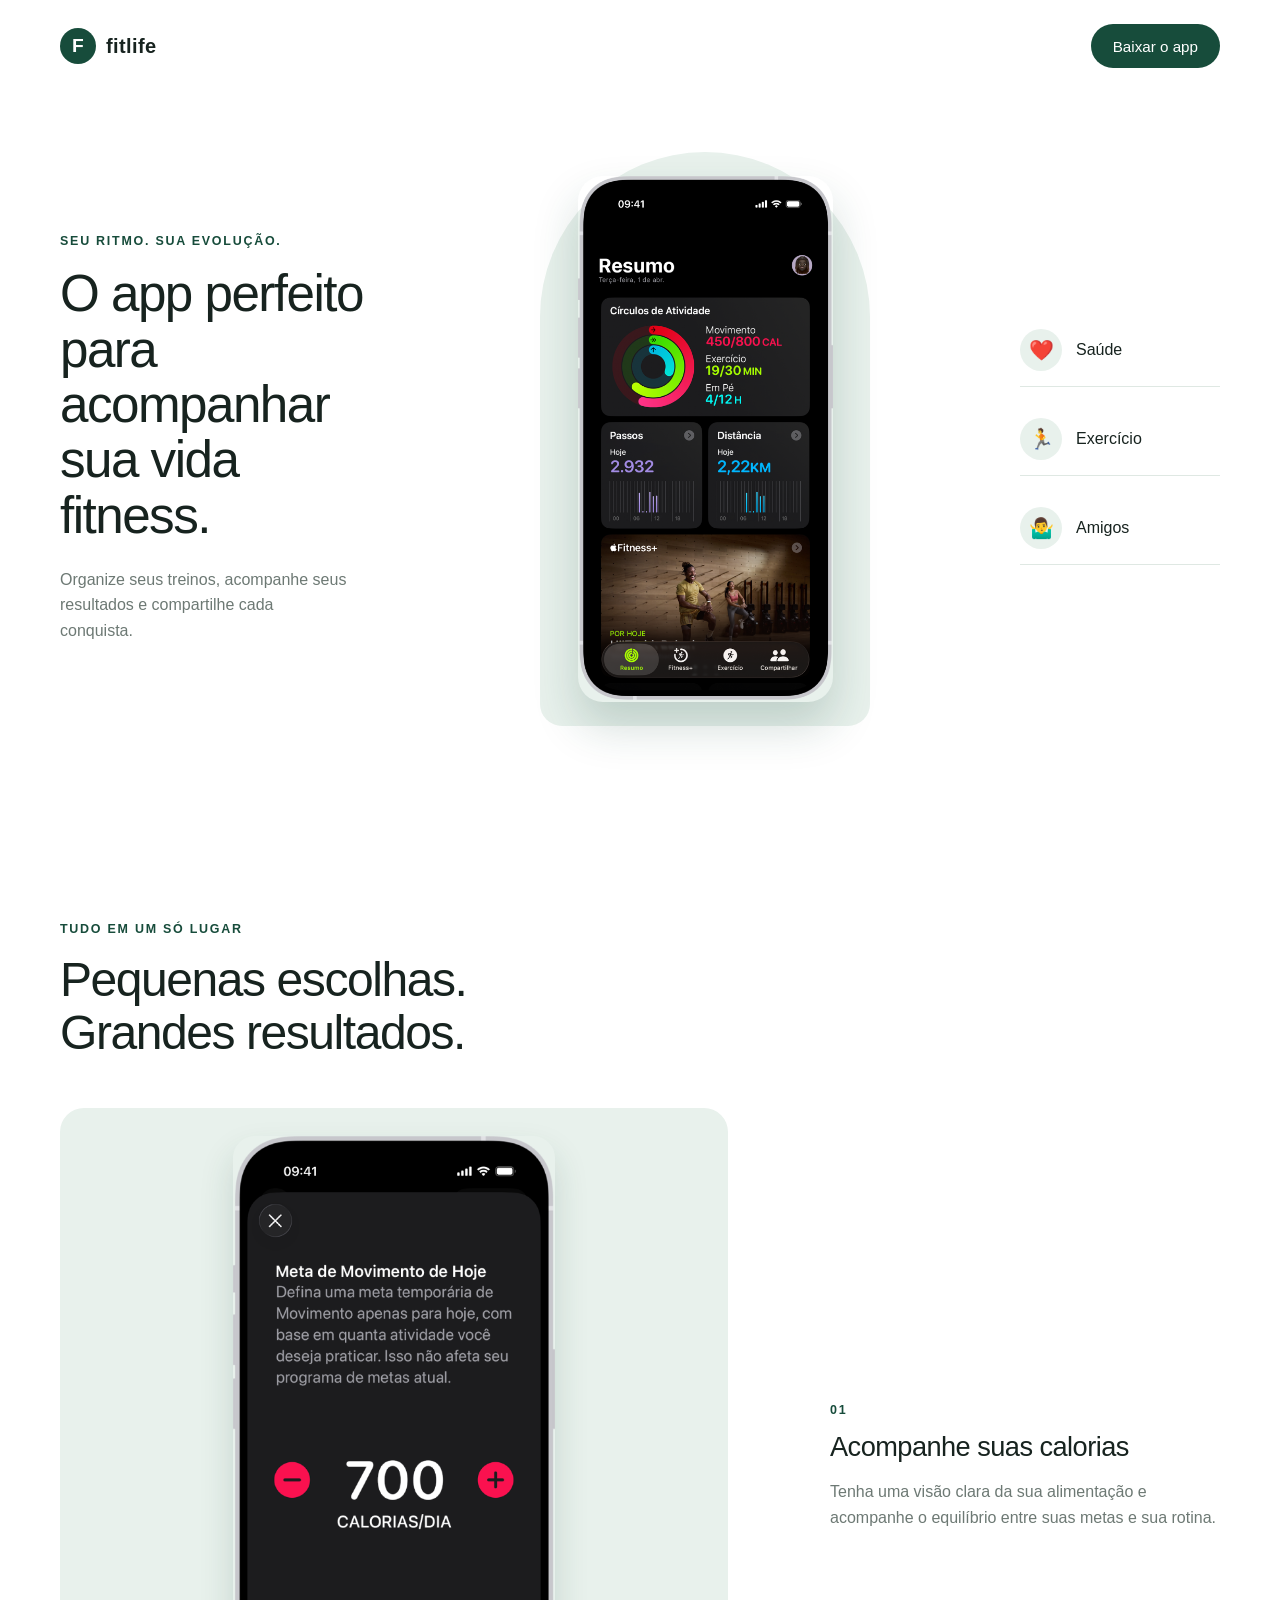
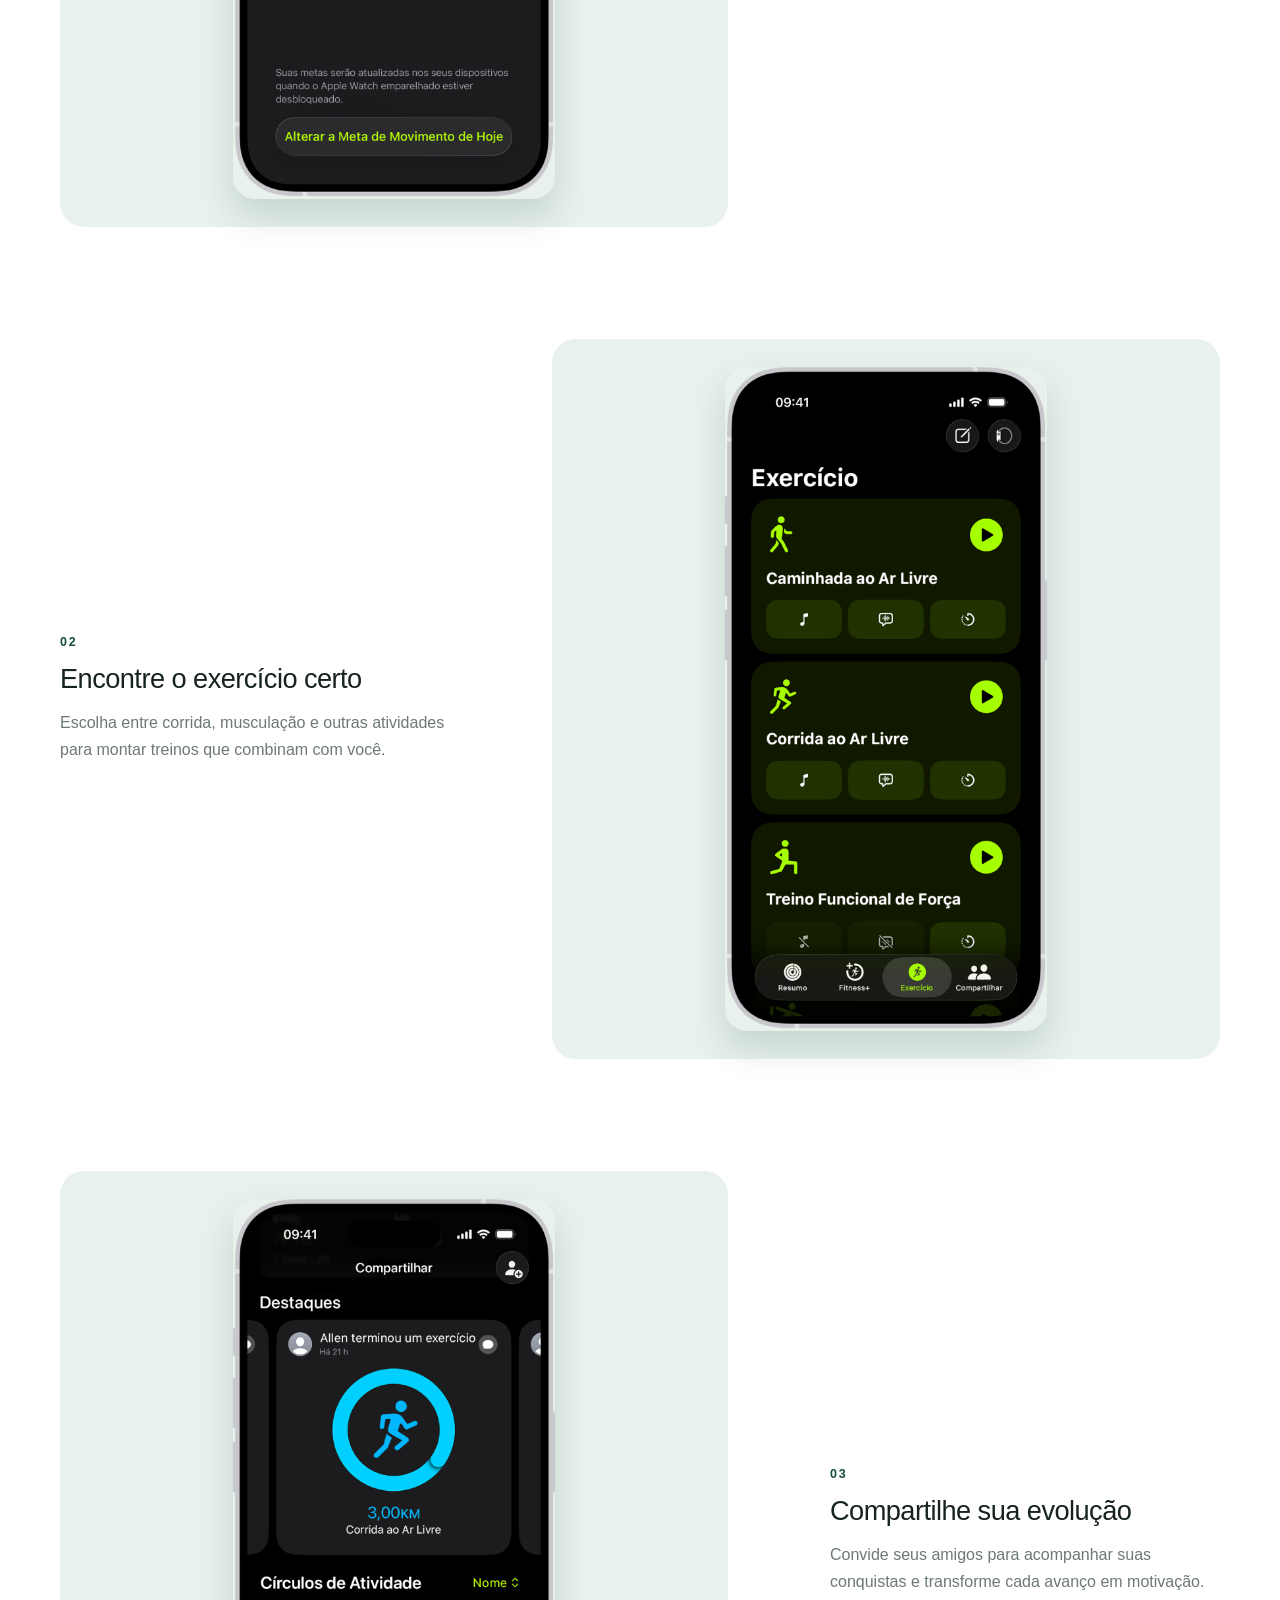
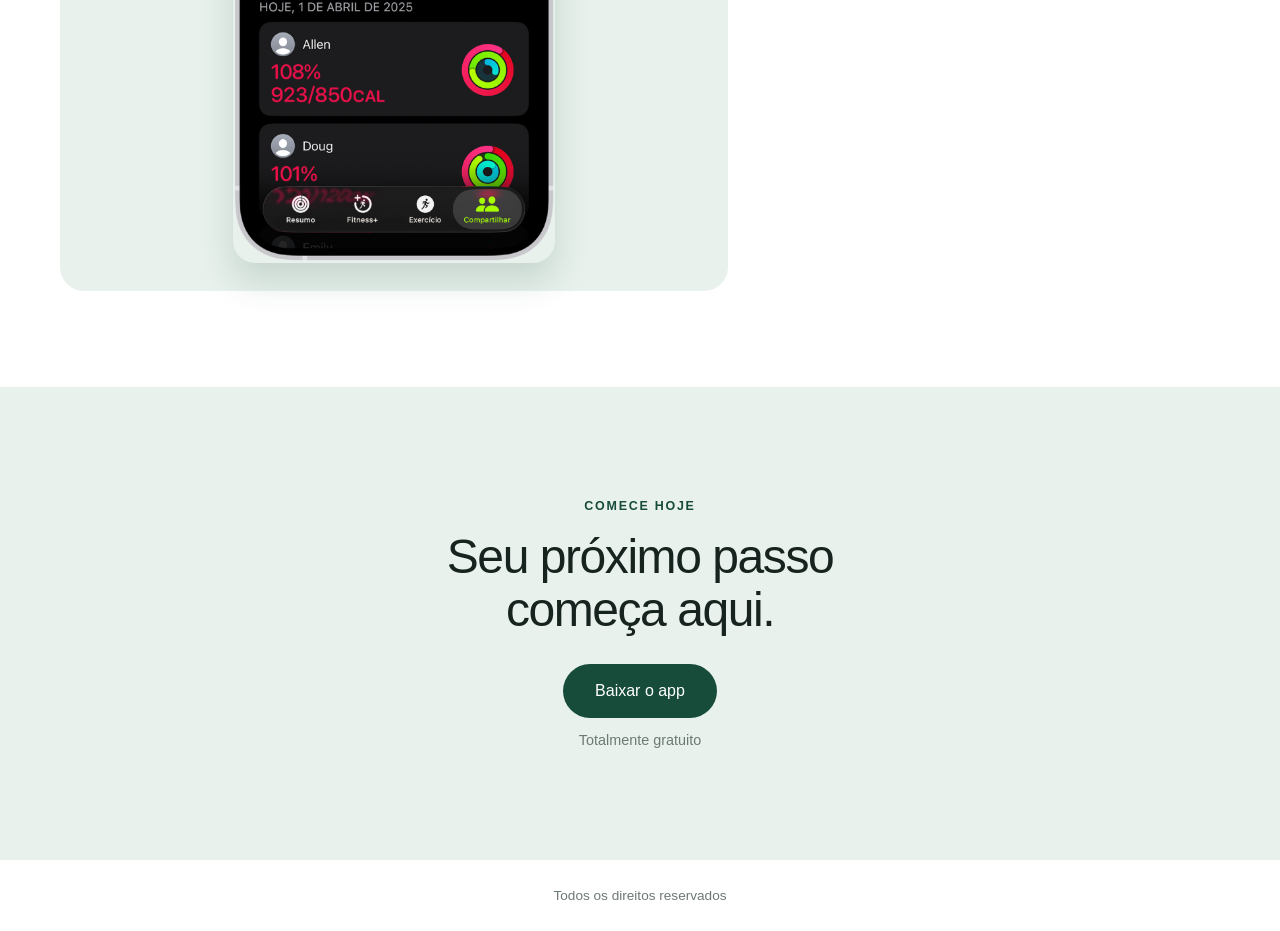
<file: Index.html>
<!DOCTYPE html>
<html lang="pt-br">
    <head>
        <meta charset="utf-8">
        <meta name="viewport" content="width=device-width, initial-scale=1.0">
        <link rel="preconnect" href="https://fonts.googleapis.com">
        <link rel="preconnect" href="https://fonts.gstatic.com" crossorigin>
        <link href="https://fonts.googleapis.com/css2?family=Roboto:wght@400;500;700&display=swap" rel="stylesheet">
        <link rel="stylesheet" href="LadingPage.css">
        <title>Fitlife | Seu app fitness</title>
    </head>
    <body>
        <header class="site-header">
            <a class="brand" href="#inicio" aria-label="Fitlife - início">
                <span class="brand-mark" aria-hidden="true">F</span>
                <span class="brand-name">fitlife</span>
            </a>

            <a class="download-button download-button--header" href="#download">Baixar o app</a>
        </header>

        <main id="inicio">
            <section class="hero" aria-labelledby="hero-title">
                <div class="hero-copy">
                    <p class="eyebrow">Seu ritmo. Sua evolução.</p>
                    <h1 id="hero-title">O app perfeito para acompanhar sua vida fitness.</h1>
                    <p class="hero-description">Organize seus treinos, acompanhe seus resultados e compartilhe cada conquista.</p>
                </div>

                <div class="hero-device">
                    <img src="images/print_1.png" alt="Tela inicial do aplicativo Fitlife" class="app-screen">
                </div>

                <ul class="hero-highlights" aria-label="Principais recursos">
                    <li>
                        <span class="highlight-icon" aria-hidden="true">&#10084;&#65039;</span>
                        <span>Saúde</span>
                    </li>
                    <li>
                        <span class="highlight-icon" aria-hidden="true">&#127939;</span>
                        <span>Exercício</span>
                    </li>
                    <li>
                        <span class="highlight-icon" aria-hidden="true">&#129335;&#8205;&#9794;&#65039;</span>
                        <span>Amigos</span>
                    </li>
                </ul>
            </section>

            <section class="features" aria-labelledby="features-title">
                <div class="section-heading">
                    <p class="eyebrow">Tudo em um só lugar</p>
                    <h2 id="features-title">Pequenas escolhas. Grandes resultados.</h2>
                </div>

                <div class="feature-list">
                    <article class="feature-item">
                        <div class="feature-image-wrapper">
                            <img src="images/print_2.png" alt="Tela de contagem de calorias do aplicativo" class="feature-image">
                        </div>
                        <div class="feature-copy">
                            <span class="feature-number">01</span>
                            <h3>Acompanhe suas calorias</h3>
                            <p>Tenha uma visão clara da sua alimentação e acompanhe o equilíbrio entre suas metas e sua rotina.</p>
                        </div>
                    </article>

                    <article class="feature-item feature-item--reverse">
                        <div class="feature-image-wrapper">
                            <img src="images/print_3.png" alt="Tela de seleção de exercícios do aplicativo" class="feature-image">
                        </div>
                        <div class="feature-copy">
                            <span class="feature-number">02</span>
                            <h3>Encontre o exercício certo</h3>
                            <p>Escolha entre corrida, musculação e outras atividades para montar treinos que combinam com você.</p>
                        </div>
                    </article>

                    <article class="feature-item">
                        <div class="feature-image-wrapper">
                            <img src="images/print_4.png" alt="Tela de compartilhamento com amigos do aplicativo" class="feature-image">
                        </div>
                        <div class="feature-copy">
                            <span class="feature-number">03</span>
                            <h3>Compartilhe sua evolução</h3>
                            <p>Convide seus amigos para acompanhar suas conquistas e transforme cada avanço em motivação.</p>
                        </div>
                    </article>
                </div>
            </section>

            <section class="download-cta" id="download" aria-labelledby="download-title">
                <p class="eyebrow">Comece hoje</p>
                <h2 id="download-title">Seu próximo passo começa aqui.</h2>
                <a class="download-button download-button--large" href="#inicio">Baixar o app</a>
                <p class="cta-note">Totalmente gratuito</p>
            </section>
        </main>

        <footer class="site-footer">
            <p>Todos os direitos reservados</p>
        </footer>
    </body>
</html>
</file>
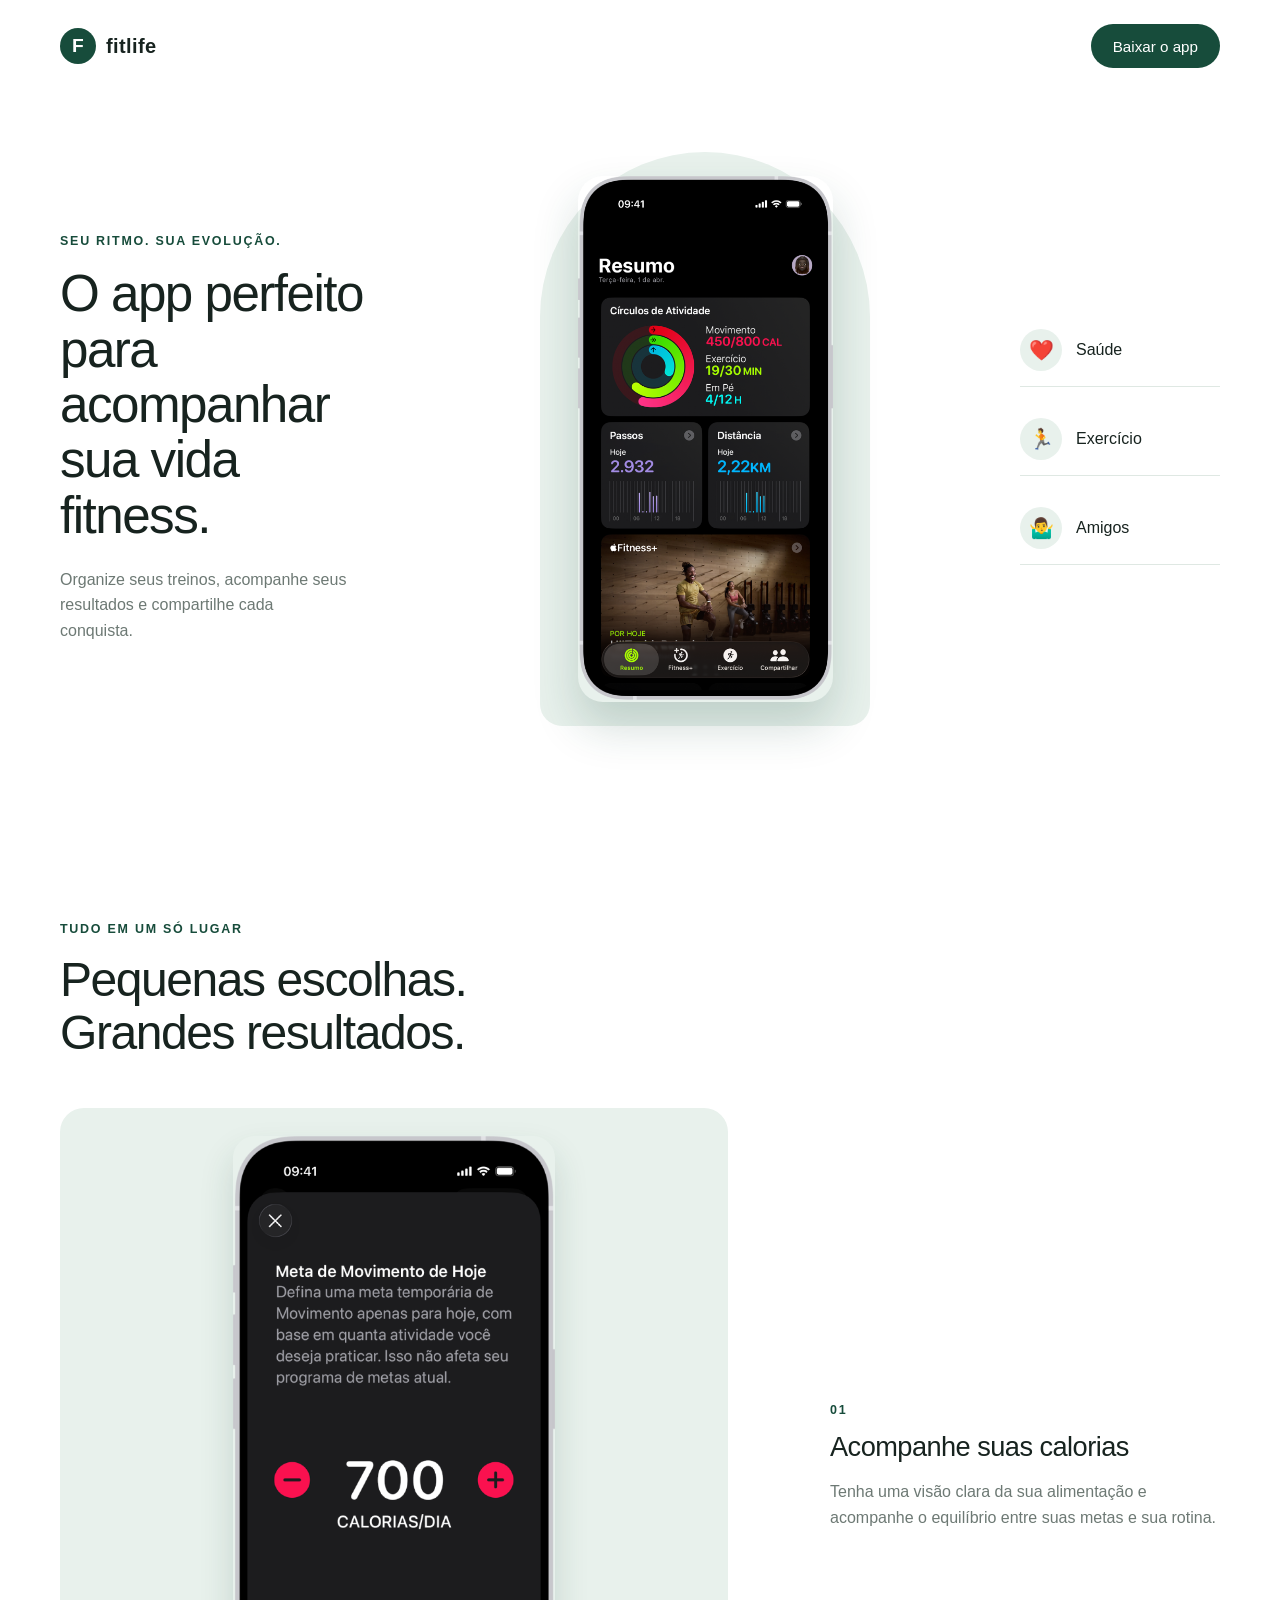
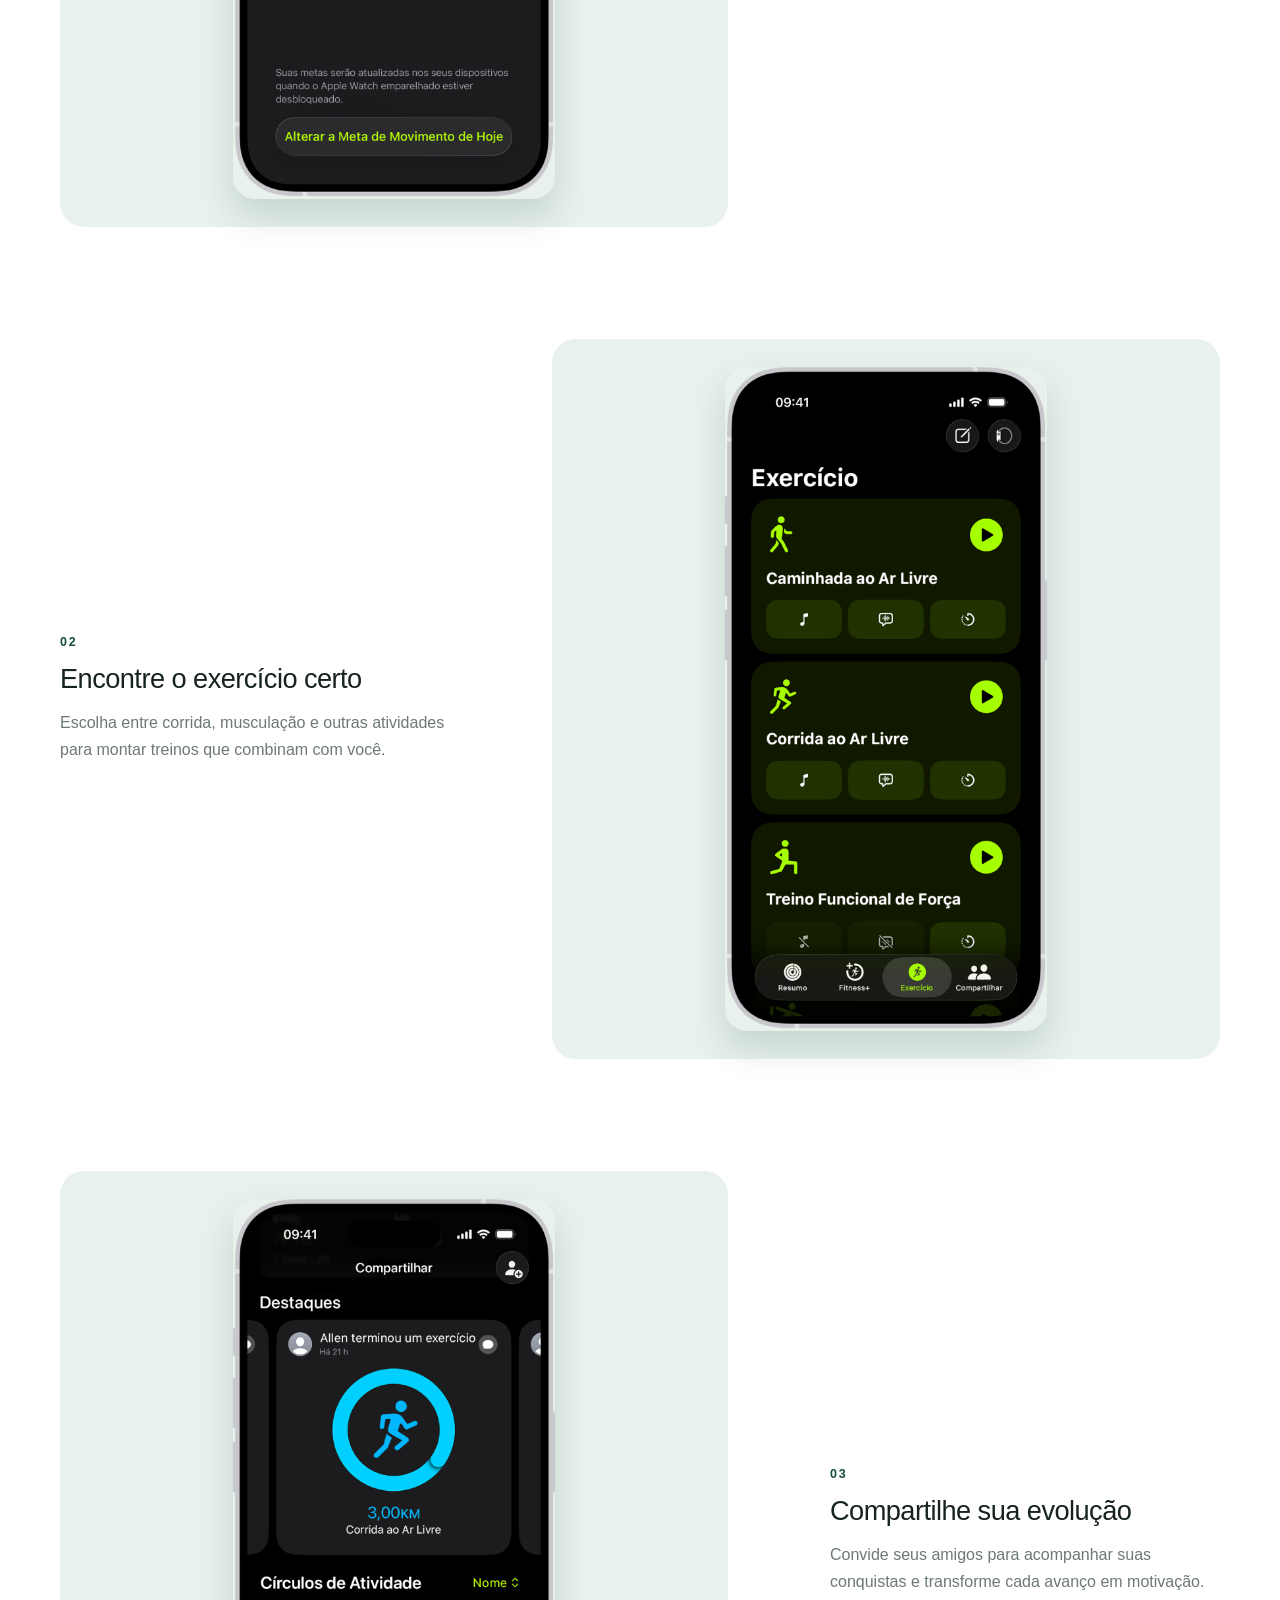
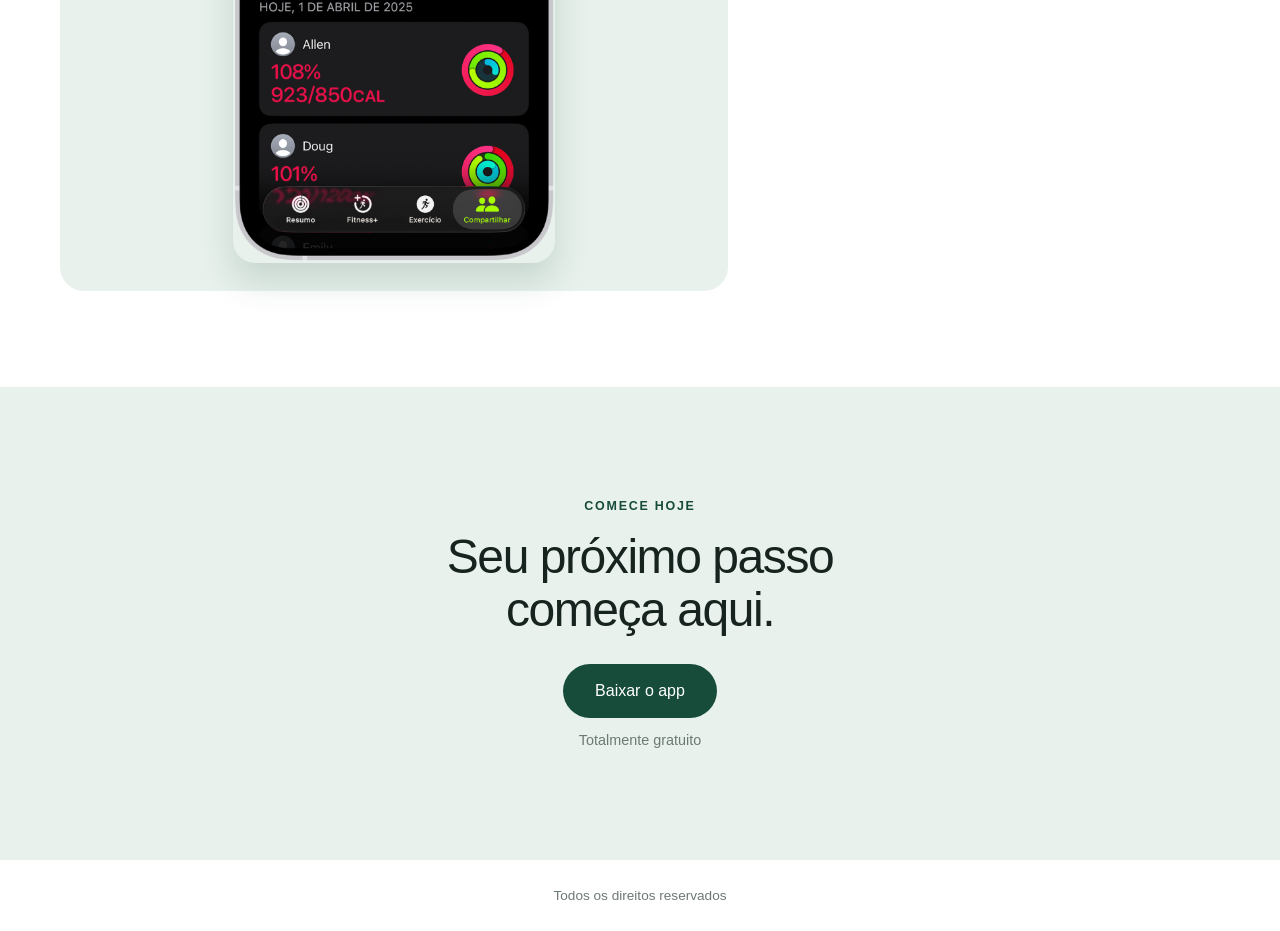
<file: LandingPage.html>
<!DOCTYPE html>
<html lang="pt-br">
    <head>
        <meta charset="utf-8">
        <meta name="viewport" content="width=device-width, initial-scale=1.0">
        <link rel="preconnect" href="https://fonts.googleapis.com">
        <link rel="preconnect" href="https://fonts.gstatic.com" crossorigin>
        <link href="https://fonts.googleapis.com/css2?family=Roboto:wght@400;500;700&display=swap" rel="stylesheet">
        <link rel="stylesheet" href="LadingPage.css">
        <title>Fitlife | Seu app fitness</title>
    </head>
    <body>
        <header class="site-header">
            <a class="brand" href="#inicio" aria-label="Fitlife - início">
                <span class="brand-mark" aria-hidden="true">F</span>
                <span class="brand-name">fitlife</span>
            </a>

            <a class="download-button download-button--header" href="#download">Baixar o app</a>
        </header>

        <main id="inicio">
            <section class="hero" aria-labelledby="hero-title">
                <div class="hero-copy">
                    <p class="eyebrow">Seu ritmo. Sua evolução.</p>
                    <h1 id="hero-title">O app perfeito para acompanhar sua vida fitness.</h1>
                    <p class="hero-description">Organize seus treinos, acompanhe seus resultados e compartilhe cada conquista.</p>
                </div>

                <div class="hero-device">
                    <img src="images/print_1.png" alt="Tela inicial do aplicativo Fitlife" class="app-screen">
                </div>

                <ul class="hero-highlights" aria-label="Principais recursos">
                    <li>
                        <span class="highlight-icon" aria-hidden="true">&#10084;&#65039;</span>
                        <span>Saúde</span>
                    </li>
                    <li>
                        <span class="highlight-icon" aria-hidden="true">&#127939;</span>
                        <span>Exercício</span>
                    </li>
                    <li>
                        <span class="highlight-icon" aria-hidden="true">&#129335;&#8205;&#9794;&#65039;</span>
                        <span>Amigos</span>
                    </li>
                </ul>
            </section>

            <section class="features" aria-labelledby="features-title">
                <div class="section-heading">
                    <p class="eyebrow">Tudo em um só lugar</p>
                    <h2 id="features-title">Pequenas escolhas. Grandes resultados.</h2>
                </div>

                <div class="feature-list">
                    <article class="feature-item">
                        <div class="feature-image-wrapper">
                            <img src="images/print_2.png" alt="Tela de contagem de calorias do aplicativo" class="feature-image">
                        </div>
                        <div class="feature-copy">
                            <span class="feature-number">01</span>
                            <h3>Acompanhe suas calorias</h3>
                            <p>Tenha uma visão clara da sua alimentação e acompanhe o equilíbrio entre suas metas e sua rotina.</p>
                        </div>
                    </article>

                    <article class="feature-item feature-item--reverse">
                        <div class="feature-image-wrapper">
                            <img src="images/print_3.png" alt="Tela de seleção de exercícios do aplicativo" class="feature-image">
                        </div>
                        <div class="feature-copy">
                            <span class="feature-number">02</span>
                            <h3>Encontre o exercício certo</h3>
                            <p>Escolha entre corrida, musculação e outras atividades para montar treinos que combinam com você.</p>
                        </div>
                    </article>

                    <article class="feature-item">
                        <div class="feature-image-wrapper">
                            <img src="images/print_4.png" alt="Tela de compartilhamento com amigos do aplicativo" class="feature-image">
                        </div>
                        <div class="feature-copy">
                            <span class="feature-number">03</span>
                            <h3>Compartilhe sua evolução</h3>
                            <p>Convide seus amigos para acompanhar suas conquistas e transforme cada avanço em motivação.</p>
                        </div>
                    </article>
                </div>
            </section>

            <section class="download-cta" id="download" aria-labelledby="download-title">
                <p class="eyebrow">Comece hoje</p>
                <h2 id="download-title">Seu próximo passo começa aqui.</h2>
                <a class="download-button download-button--large" href="#inicio">Baixar o app</a>
                <p class="cta-note">Totalmente gratuito</p>
            </section>
        </main>

        <footer class="site-footer">
            <p>Todos os direitos reservados</p>
        </footer>
    </body>
</html>
</file>
<file: LadingPage.css>
:root {
     --ink: #17231f;
     --muted: #6d7974;
     --green: #174c3b;
     --green-dark: #0e3429;
     --mint: #e8f1ec;
     --line: #dfe8e3;
     --white: #ffffff;
}

* {
     box-sizing: border-box;
}

html {
     scroll-behavior: smooth;
}

body {
     min-width: 320px;
     margin: 0;
     color: var(--ink);
     background: var(--white);
     font-family: 'Segoe UI', Tahoma, Geneva, Verdana, sans-serif;
}

.site-header {
     display: flex;
     align-items: center;
     justify-content: space-between;
     width: min(1160px, calc(100% - 64px));
     min-height: 92px;
     margin: 0 auto;
}

.brand {
     display: inline-flex;
     align-items: center;
     gap: 10px;
     color: var(--ink);
     font-size: 1.25rem;
     font-weight: 700;
     letter-spacing: 0.02em;
     text-decoration: none;
}

.brand-mark {
     display: grid;
     width: 36px;
     height: 36px;
     place-items: center;
     border-radius: 50%;
     color: var(--white);
     background: var(--green);
     font-size: 1.2rem;
     font-weight: 700;
}

.download-button {
     display: inline-flex;
     align-items: center;
     justify-content: center;
     border-radius: 999px;
     color: var(--white);
     background: var(--green);
     font-weight: 500;
     text-decoration: none;
     transition: background-color 180ms ease, transform 180ms ease;
}

.download-button:hover,
.download-button:focus-visible {
     background: var(--green-dark);
     transform: translateY(-2px);
}

.download-button:focus-visible,
.brand:focus-visible {
     outline: 3px solid #9ec9b5;
     outline-offset: 4px;
}

.download-button--header {
     min-height: 44px;
     padding: 0 22px;
     font-size: 0.95rem;
}

.hero {
     display: flex;
     align-items: center;
     justify-content: space-between;
     gap: clamp(32px, 6vw, 96px);
     width: min(1160px, calc(100% - 64px));
     min-height: calc(90vh - 92px);
     margin: 0 auto;
     padding: 56px 0 80px;
}

.hero-copy,
.hero-highlights {
     flex: 1 1 0;
}

.hero-copy {
     max-width: 330px;
}

.eyebrow {
     margin: 0 0 18px;
     color: var(--green);
     font-size: 0.78rem;
     font-weight: 700;
     letter-spacing: 0.14em;
     text-transform: uppercase;
}

h1 {
     max-width: 360px;
     margin: 0;
     font-size: clamp(2.25rem, 4vw, 3.65rem);
     font-weight: 500;
     letter-spacing: -0.03em;
     line-height: 1.08;
}

.hero-description {
     max-width: 290px;
     margin: 24px 0 0;
     color: var(--muted);
     font-size: 1rem;
     line-height: 1.6;
}

.hero-device {
     display: flex;
     flex: 0 1 330px;
     align-items: center;
     justify-content: center;
     min-width: 240px;
     padding: 24px;
     border-radius: 180px 180px 24px 24px;
     background: var(--mint);
}

.app-screen {
     display: block;
     width: min(100%, 255px);
     height: auto;
     border-radius: 25px;
     box-shadow: 0 24px 46px rgba(23, 76, 59, 0.2);
}

.hero-highlights {
     display: flex;
     flex-direction: column;
     gap: 16px;
     max-width: 200px;
     margin: 0;
     padding: 0;
     list-style: none;
}

.hero-highlights li {
     display: flex;
     align-items: center;
     gap: 14px;
     padding: 15px 0;
     border-bottom: 1px solid var(--line);
     font-size: 1rem;
     font-weight: 500;
}

.features {
     width: min(100% - 32px, 1160px);
     margin: 0 auto;
     padding: 72px 0 96px;
}

.section-heading {
     max-width: 460px;
     margin-bottom: 48px;
}

.section-heading h2,
.download-cta h2 {
     margin: 0;
     font-size: clamp(2rem, 5vw, 3rem);
     font-weight: 500;
     letter-spacing: -0.03em;
     line-height: 1.1;
}

.feature-list {
     display: flex;
     flex-direction: column;
     gap: 72px;
}

.feature-item {
     display: flex;
     flex-direction: column;
     gap: 32px;
     align-items: center;
}

.feature-image-wrapper {
     display: flex;
     align-items: center;
     justify-content: center;
     width: 100%;
     min-height: 350px;
     padding: 28px;
     border-radius: 24px;
     background: var(--mint);
}

.feature-image {
     display: block;
     width: min(100%, 322px);
     height: auto;
     border-radius: 22px;
     box-shadow: 0 18px 34px rgba(23, 76, 59, 0.16);
}

.feature-copy {
     width: 100%;
     max-width: 420px;
}

.feature-number {
     display: block;
     margin-bottom: 14px;
     color: var(--green);
     font-size: 0.78rem;
     font-weight: 700;
     letter-spacing: 0.14em;
}

.feature-copy h3 {
     margin: 0;
     font-size: 1.7rem;
     font-weight: 500;
     letter-spacing: -0.02em;
     line-height: 1.15;
}

.feature-copy p {
     margin: 16px 0 0;
     color: var(--muted);
     line-height: 1.65;
}

.download-cta {
     display: flex;
     flex-direction: column;
     align-items: center;
     padding: 80px 24px;
     text-align: center;
     background: var(--mint);
}

.download-cta h2 {
     max-width: 500px;
}

.download-button--large {
     min-height: 54px;
     margin-top: 28px;
     padding: 0 32px;
     font-size: 1rem;
}

.cta-note {
     margin: 14px 0 0;
     color: var(--muted);
     font-size: 0.9rem;
}

.site-footer {
     padding: 28px 16px;
     color: var(--muted);
     font-size: 0.85rem;
     text-align: center;
}

.site-footer p {
     margin: 0;
}

.highlight-icon {
     display: grid;
     width: 42px;
     height: 42px;
     place-items: center;
     border-radius: 50%;
     background: var(--mint);
     font-size: 1.25rem;
}

@media (max-width: 900px) {
     .site-header,
     .hero {
          width: min(100% - 40px, 560px);
     }

     .site-header {
          min-height: 78px;
     }

     .hero {
          flex-direction: column;
          align-items: stretch;
          gap: 42px;
          min-height: auto;
          padding: 48px 0 64px;
     }

     .hero-copy,
     .hero-highlights {
          max-width: none;
     }

     .hero-copy {
          text-align: center;
     }

     h1,
     .hero-description {
          margin-right: auto;
          margin-left: auto;
     }

     .hero-device {
          align-self: center;
          width: min(100%, 330px);
     }

     .hero-highlights {
          display: grid;
          grid-template-columns: repeat(3, 1fr);
          gap: 12px;
     }

     .hero-highlights li {
          flex-direction: column;
          gap: 8px;
          padding: 0 0 12px;
          text-align: center;
     }
}

@media (min-width: 760px) {
     .features {
          width: min(100% - 64px, 1160px);
          padding-top: 112px;
     }

     .feature-list {
          gap: 112px;
     }

     .feature-item {
          display: flex;
          flex-direction: row;
          justify-content: space-between;
          gap: clamp(48px, 8vw, 120px);
     }

     .feature-item--reverse .feature-image-wrapper {
          order: 2;
     }

     .feature-item--reverse .feature-copy {
          order: 1;
     }

     .feature-image-wrapper,
     .feature-copy {
          flex: 1 1 0;
     }

     .feature-image-wrapper {
          min-height: 440px;
     }

     .feature-copy {
          max-width: 390px;
     }

     .download-cta {
          padding: 112px 24px;
     }
}

@media (max-width: 420px) {
     .site-header,
     .hero {
          width: min(100% - 32px, 560px);
     }

     .brand-name {
          display: none;
     }

     .download-button--header {
          min-height: 40px;
          padding: 0 16px;
          font-size: 0.85rem;
     }
}
</file>
